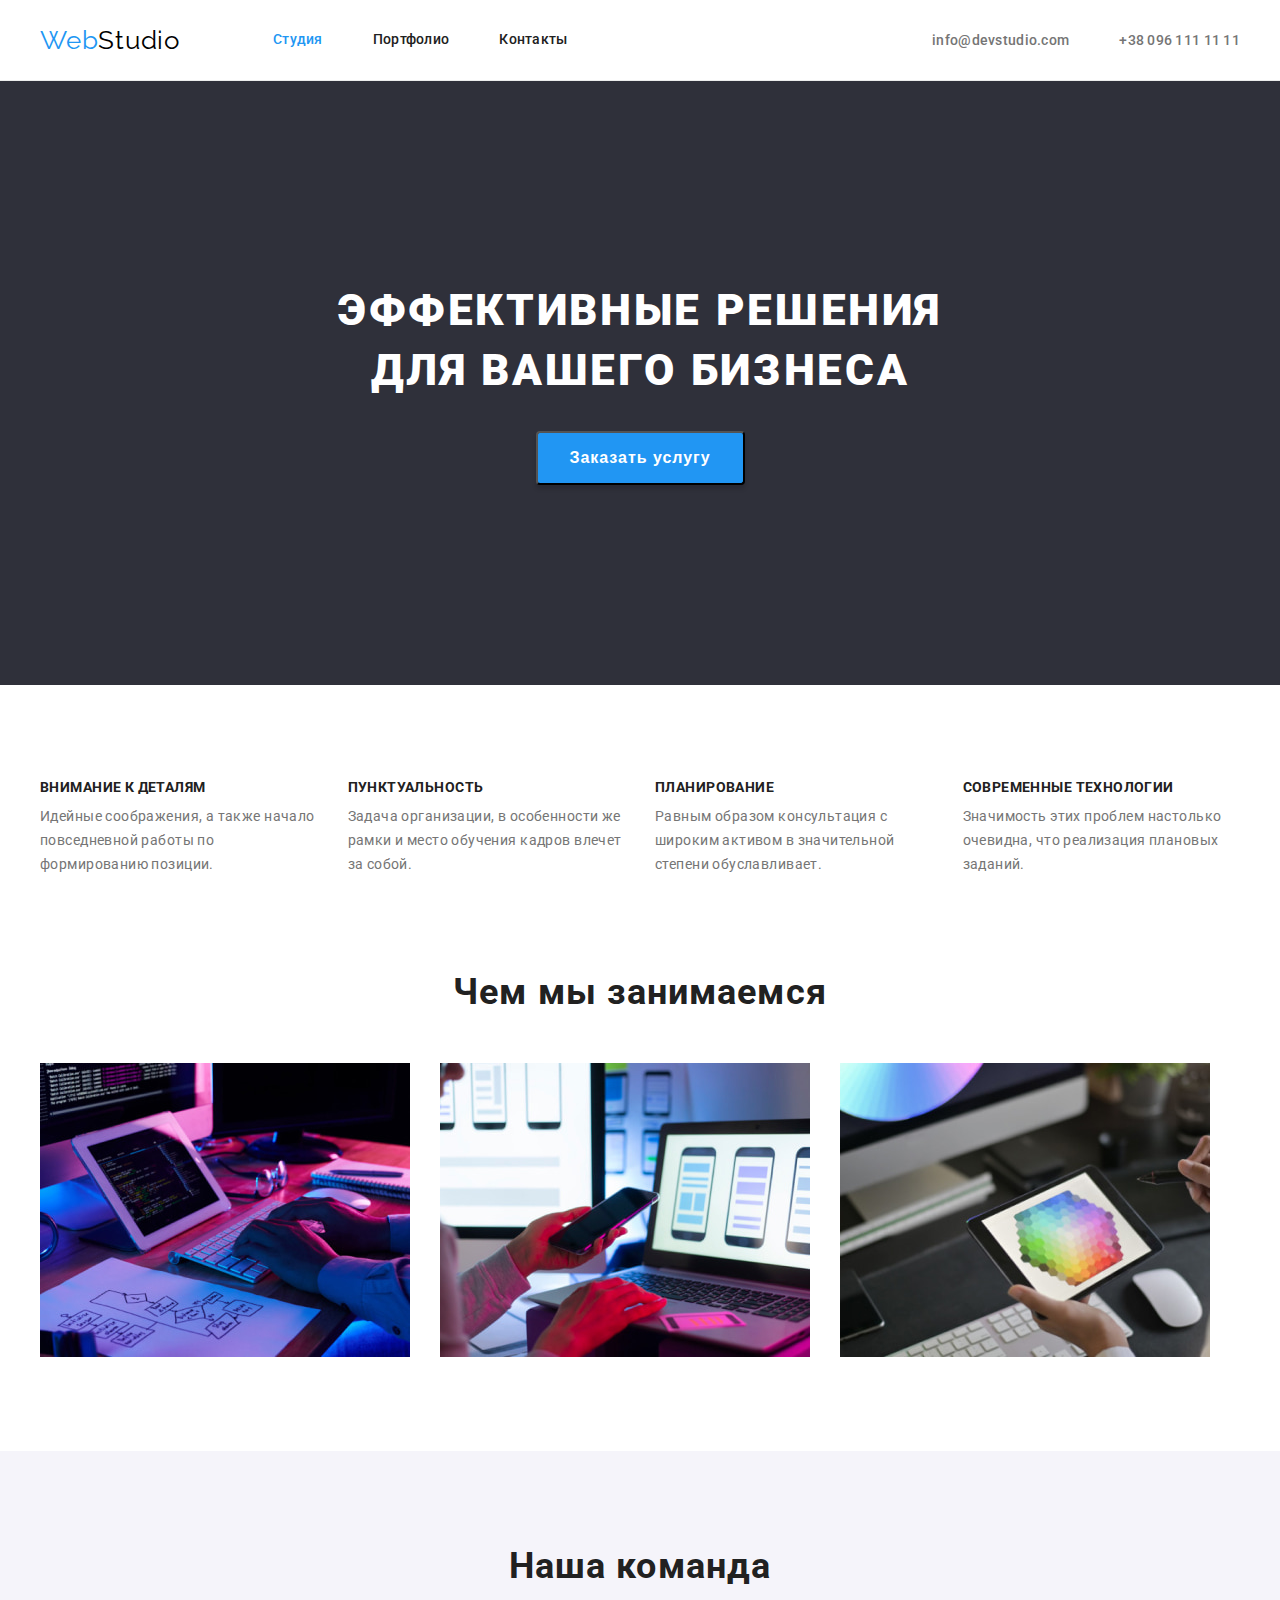
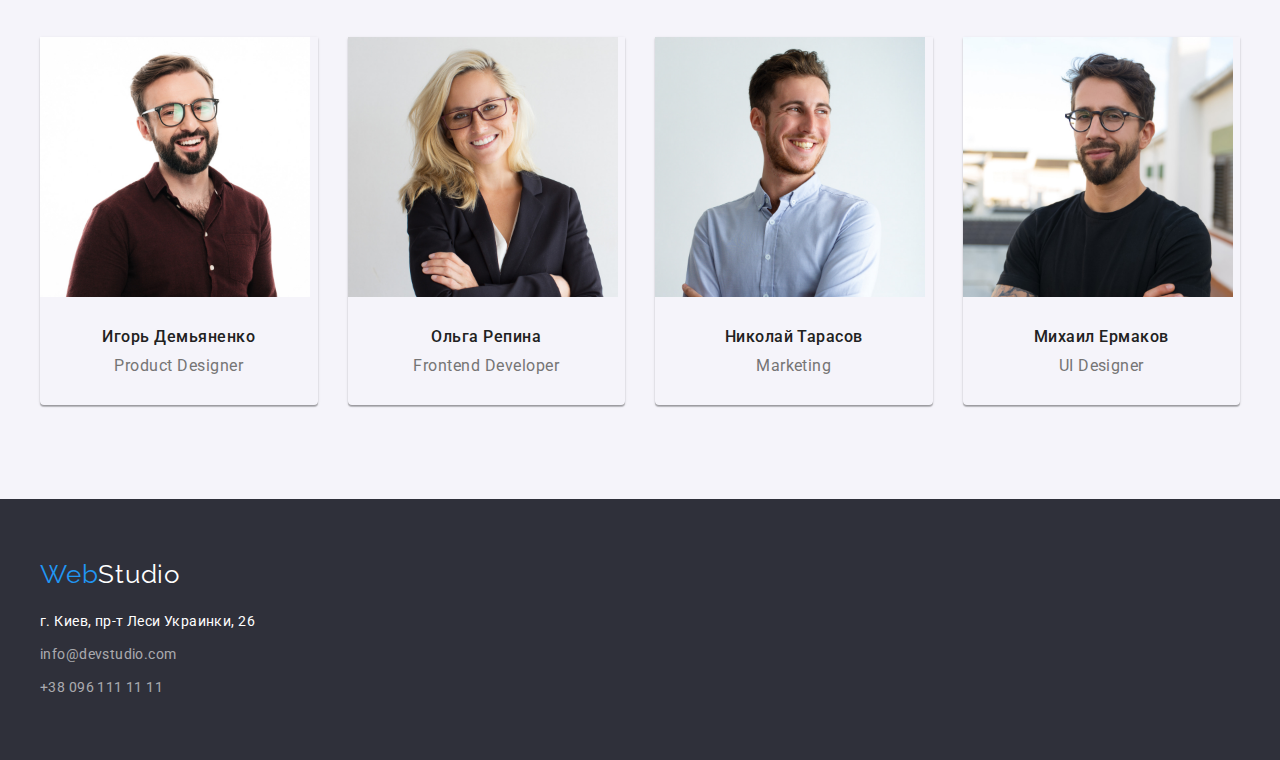
<file: index.html>
<!DOCTYPE html>
<html lang="ru">
  <head>
    <meta charset="UTF-8" />
    <meta http-equiv="X-UA-Compatible" content="IE=edge" />
    <meta name="viewport" content="width=device-width, initial-scale=1.0" />
    <title>WebStudio</title>
    <link rel="preconnect" href="https://fonts.googleapis.com" />
    <link rel="preconnect" href="https://fonts.gstatic.com" crossorigin />
    <link
      href="https://fonts.googleapis.com/css2?family=Raleway:wght@700&family=Roboto:wght@400;500;700;900&display=swap"
      rel="stylesheet"
    />
    <link
      rel="stylesheet"
      href="https://cdnjs.cloudflare.com/ajax/libs/modern-normalize/1.1.0/modern-normalize.min.css"
      integrity="sha512-wpPYUAdjBVSE4KJnH1VR1HeZfpl1ub8YT/NKx4PuQ5NmX2tKuGu6U/JRp5y+Y8XG2tV+wKQpNHVUX03MfMFn9Q=="
      crossorigin="anonymous"
      referrerpolicy="no-referrer"
    />
    <link rel="stylesheet" href="./css/styles.css" />
  </head>
  <body class="body">
    <header class="header">
      <div class="conteiner header-conteiner">
        <a href="" class="header-logo"
          ><span class="first-logo">Web</span>Studio</a
        >
        <nav class="header-nav">
          <ul class="site-list">
            <li class="header-item">
              <a class="nav-item--active" href="">Студия</a>
            </li>
            <li class="header-item">
              <a class="nav-item" href="./portfolio.html">Портфолио</a>
            </li>
            <li class="header-item">
              <a class="nav-item" href="">Контакты</a>
            </li>
          </ul>
        </nav>
        <ul class="contacts">
          <li class="item">
            <a class="link-mail" href="mailto:info@devstudio.com"
              >info@devstudio.com
            </a>
          </li>
          <li class="item">
            <a class="link-tel" href="tel:+380961111111">+38 096 111 11 11</a>
          </li>
        </ul>
      </div>
    </header>
    <main>
      <!-- Hero -->
      <section class="section-hero">
        <div class="conteiner conteiner-hero">
          <h1 class="hero-title">Эффективные решения для вашего бизнеса</h1>
          <button class="hero-btn" type="button">Заказать услугу</button>
        </div>
      </section>
      <!-- Features -->
      <section class="features">
        <div class="conteiner">
          <ul class="features-list">
            <li class="features-item">
              <h3 class="features-titie">Внимание к деталям</h3>
              <p class="features-txt">
                Идейные соображения, а также начало повседневной работы по
                формированию позиции.
              </p>
            </li>
            <li class="features-item">
              <h3 class="features-titie">Пунктуальность</h3>
              <p class="features-txt">
                Задача организации, в особенности же рамки и место обучения
                кадров влечет за собой.
              </p>
            </li>
            <li class="features-item">
              <h3 class="features-titie">Планирование</h3>
              <p class="features-txt">
                Равным образом консультация с широким активом в значительной
                степени обуславливает.
              </p>
            </li>
            <li class="features-item">
              <h3 class="features-titie">Современные технологии</h3>
              <p class="features-txt">
                Значимость этих проблем настолько очевидна, что реализация
                плановых заданий.
              </p>
            </li>
          </ul>
        </div>
      </section>
      <!-- Specialization -->
      <section class="specialization">
        <div class="conteiner">
          <h2 class="specialization-title">Чем мы занимаемся</h2>
          <ul class="specialization-list">
            <li class="specialization-item">
              <img
                src="./images/box-1sq.jpg"
                alt="работа за компьютером"
                width="370"
                height="294"
              />
            </li>
            <li class="specialization-item">
              <img
                src="./images/box-2sq.jpg"
                alt="работа с телефоном"
                width="370"
                height="294"
              />
            </li>
            <li class="specialization-item">
              <img
                src="./images/box-3sq.jpg"
                alt="работа с планшетом"
                width="370"
                height="294"
              />
            </li>
          </ul>
        </div>
      </section>
      <!-- Section-4 -->
      <section class="team">
        <div class="conteiner">
          <h2 class="team-title">Наша команда</h2>
          <ul class="team-list">
            <li class="team-item">
              <img
                src="./images/team/img-1sq.jpg"
                alt="Игорь Демьяненко"
                width="270"
                height="260"
              />
              <div class="card-name">
                <h3 class="team-caption">Игорь Демьяненко</h3>
                <p class="team-txt" lang="en">Product Designer</p>
              </div>
            </li>
            <li class="team-item">
              <img
                src="./images/team/img-2sq.jpg"
                alt="Ольга Репина"
                width="270"
                height="260"
              />
              <div class="card-name">
                <h3 class="team-caption">Ольга Репина</h3>
                <p class="team-txt" lang="en">Frontend Developer</p>
              </div>
            </li>
            <li class="team-item">
              <img
                src="./images/team/img-3sq.jpg"
                alt="Николай Тарасов"
                width="270"
                height="260"
              />
              <div class="card-name">
                <h3 class="team-caption">Николай Тарасов</h3>
                <p class="team-txt" lang="en">Marketing</p>
              </div>
            </li>
            <li class="team-item">
              <img
                src="./images/team/img-4sq.jpg"
                alt="Михаил Ермаков"
                width="270"
                height="260"
              />
              <div class="card-name">
                <h3 class="team-caption">Михаил Ермаков</h3>
                <p class="team-txt" lang="en">UI Designer</p>
              </div>
            </li>
          </ul>
        </div>
      </section>
    </main>
    <footer class="footer">
      <div class="conteiner footer-conteiner">
        <a href="" class="footer-logo"
          ><span class="first-logo">Web</span>Studio</a
        >
        <address class="adds">
          <ul class="adds-list">
            <li class="adds-item">
              <a
                class="adds-link"
                href="https://goo.gl/maps/kPwxMx7PWrMd9NRP6"
                target="_blank"
                rel="noopener noreferrer"
                >г. Киев, пр-т Леси Украинки, 26
              </a>
            </li>
            <li class="adds-item">
              <a class="adds-contact" href="mailto:info@devstudio.com"
                >info@devstudio.com</a
              >
            </li>
            <li class="adds-item">
              <a class="adds-contact" href="tel:+380961111111"
                >+38 096 111 11 11</a
              >
            </li>
          </ul>
        </address>
      </div>
    </footer>
  </body>
</html>
</file>
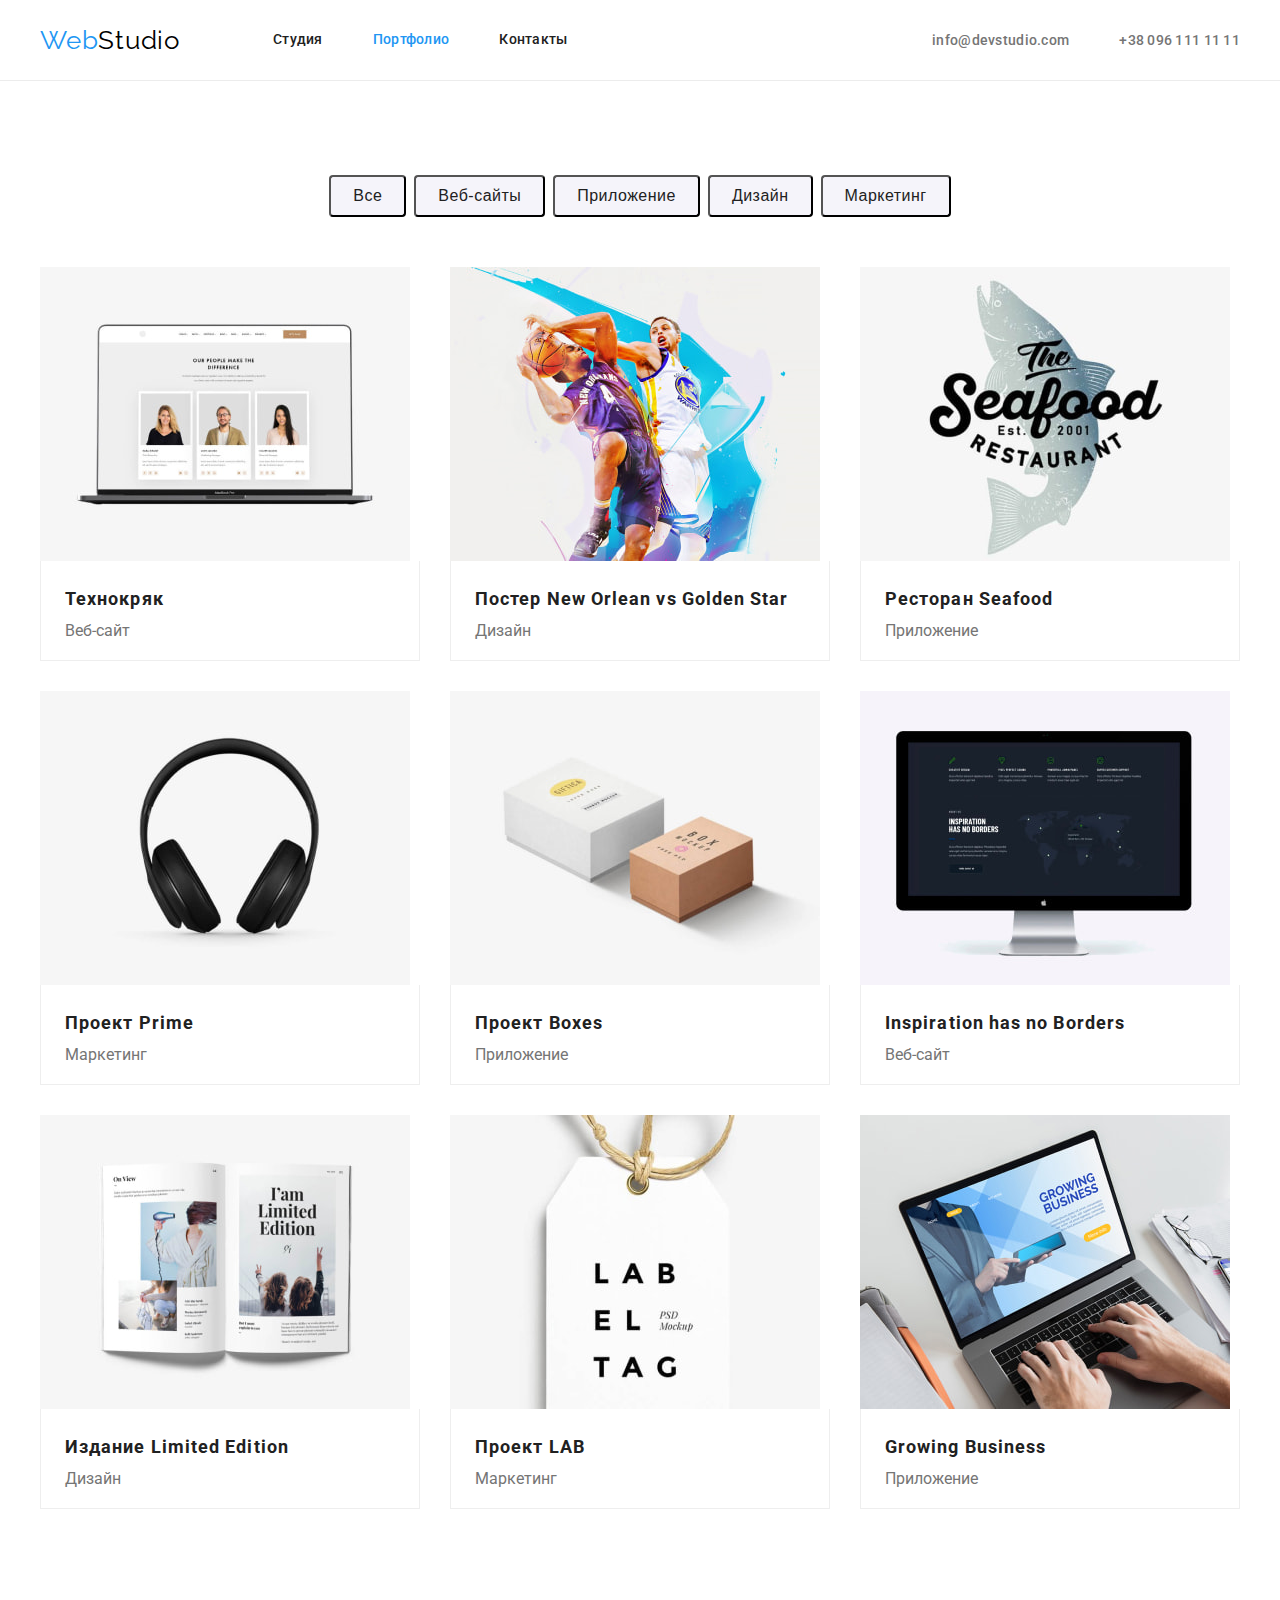
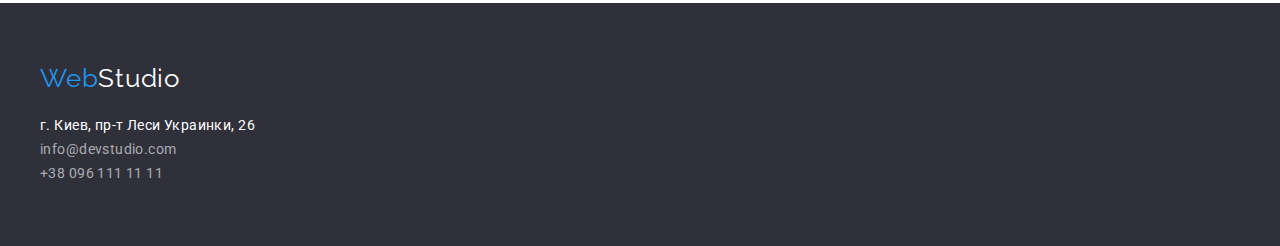
<file: portfolio.html>
<!DOCTYPE html>
<html lang="ru">
  <head>
    <meta charset="UTF-8" />
    <meta http-equiv="X-UA-Compatible" content="IE=edge" />
    <meta name="viewport" content="width=device-width, initial-scale=1.0" />
    <title>Портфолио</title>
    <link rel="preconnect" href="https://fonts.googleapis.com" />
    <link rel="preconnect" href="https://fonts.gstatic.com" crossorigin />
    <link
      href="https://fonts.googleapis.com/css2?family=Raleway:wght@700&family=Roboto:wght@400;500;700;900&display=swap"
      rel="stylesheet"
    />
    <link
      rel="stylesheet"
      href="https://cdnjs.cloudflare.com/ajax/libs/modern-normalize/1.1.0/modern-normalize.min.css"
      integrity="sha512-wpPYUAdjBVSE4KJnH1VR1HeZfpl1ub8YT/NKx4PuQ5NmX2tKuGu6U/JRp5y+Y8XG2tV+wKQpNHVUX03MfMFn9Q=="
      crossorigin="anonymous"
      referrerpolicy="no-referrer"
    />
    <link rel="stylesheet" href="./css/styles.css" />
    <link rel="stylesheet" href="./index.html" />
  </head>
  <body class="body">
    <!-- Шапка -->
    <header class="header">
      <div class="conteiner header-conteiner">
        <a href="" class="header-logo"
          ><span class="first-logo">Web</span>Studio</a
        >
        <nav class="header-nav">
          <ul class="site-list">
            <li class="item">
              <a class="nav-item" href="./index.html">Студия</a>
            </li>
            <li class="item">
              <a class="nav-item--active" href="./portfolio.html">Портфолио</a>
            </li>
            <li class="item"><a class="nav-item" href="">Контакты</a></li>
          </ul>
        </nav>
        <ul class="contacts">
          <li class="item">
            <a class="link-mail" href="mailto:info@devstudio.com"
              >info@devstudio.com</a
            >
          </li>
          <li class="item">
            <a class="link-tel" href="tel:+380961111111">+38 096 111 11 11</a>
          </li>
        </ul>
      </div>
    </header>
    <!-- Main  -->
    <main>
      <section class="portfolio-section">
        <div class="conteiner">
          <ul class="filters-list">
            <li class="filters-item">
              <button class="filters-btn" type="button">Все</button>
            </li>
            <li class="filters-item">
              <button class="filters-btn" type="button">Веб-сайты</button>
            </li>
            <li class="filters-item">
              <button class="filters-btn" type="button">Приложение</button>
            </li>
            <li class="filters-item">
              <button class="filters-btn" type="button">Дизайн</button>
            </li>
            <li class="filters-item">
              <button class="filters-btn" type="button">Маркетинг</button>
            </li>
          </ul>
          <ul class="portfolio-list">
            <li class="portfolio-item">
              <a href="" class="link">
                <img
                  src="./images/projects/img1sq.jpeg"
                  alt="Ноутбук с изображением"
                  width="370"
                  height="294"
                />
                <div class="work-name">
                  <h3 class="portfolio-title">Технокряк</h3>
                  <p class="portfolio-txt">Веб-сайт</p>
                </div>
              </a>
            </li>
            <li class="portfolio-item">
              <a href="" class="link">
                <img
                  src="./images/projects/img2sq.jpeg"
                  alt="Два баскетболиста"
                  width="370"
                  height="294"
                />
                <div class="work-name">
                  <h3 class="portfolio-title">
                    Постер New Orlean vs Golden Star
                  </h3>
                  <p class="portfolio-txt">Дизайн</p>
                </div>
              </a>
            </li>
            <li class="portfolio-item">
              <a href="" class="link">
                <img
                  src="./images/projects/img3sq.jpeg"
                  alt="логотип ресторана The Seafood"
                  width="370"
                  height="294"
                />
                <div class="work-name">
                  <h3 class="portfolio-title">Ресторан Seafood</h3>
                  <p class="portfolio-txt">Приложение</p>
                </div>
              </a>
            </li>
            <li class="portfolio-item">
              <a href="" class="link">
                <img
                  src="./images/projects/img4sq.jpeg"
                  alt="Наушники"
                  width="370"
                  height="294"
                />
                <div class="work-name">
                  <h3 class="portfolio-title">Проект Prime</h3>
                  <p class="portfolio-txt">Маркетинг</p>
                </div>
              </a>
            </li>
            <li class="portfolio-item">
              <a href="" class="link">
                <img
                  src="./images/projects/img5sq.jpeg"
                  alt="Две картонные коробки"
                  width="370"
                  height="294"
                />
                <div class="work-name">
                  <h3 class="portfolio-title">Проект Boxes</h3>
                  <p class="portfolio-txt">Приложение</p>
                </div>
              </a>
            </li>
            <li class="portfolio-item">
              <a href="" class="link">
                <img
                  src="./images/projects/img6sq.jpeg"
                  alt="Экран монитора"
                  width="370"
                  height="294"
                />
                <div class="work-name">
                  <h3 class="portfolio-title">Inspiration has no Borders</h3>
                  <p class="portfolio-txt">Веб-сайт</p>
                </div>
              </a>
            </li>
            <li class="portfolio-item">
              <a href="" class="link">
                <img
                  src="./images/projects/img7sq.jpeg"
                  alt="Раскрытая книга"
                  width="370"
                  height="294"
                />
                <div class="work-name">
                  <h3 class="portfolio-title">Издание Limited Edition</h3>
                  <p class="portfolio-txt">Дизайн</p>
                </div>
              </a>
            </li>
            <li class="portfolio-item">
              <a href="" class="link">
                <img
                  src="./images/projects/img8sq.jpeg"
                  alt="Бирка з надписью"
                  width="370"
                  height="294"
                />
                <div class="work-name">
                  <h3 class="portfolio-title">Проект LAB</h3>
                  <p class="portfolio-txt">Маркетинг</p>
                </div>
              </a>
            </li>
            <li class="portfolio-item">
              <a href="" class="link">
                <img
                  src="./images/projects/img9sq.jpeg"
                  alt="Работа за ноутбуком"
                  width="370"
                  height="294"
                />
                <div class="work-name">
                  <h3 class="portfolio-title">Growing Business</h3>
                  <p class="portfolio-txt">Приложение</p>
                </div>
              </a>
            </li>
          </ul>
        </div>
      </section>
    </main>
    <!-- Подвал -->
    <footer class="footer">
      <div class="conteiner">
        <a href="" class="footer-logo"
          ><span class="first-logo">Web</span>Studio</a
        >
        <address class="adds">
          <ul class="adds-list">
            <li>
              <a
                class="adds-link"
                href="https://goo.gl/maps/kPwxMx7PWrMd9NRP6"
                target="_blank"
                rel="noopener noreferrer"
                >г. Киев, пр-т Леси Украинки, 26
              </a>
            </li>
            <li>
              <a class="adds-contact" href="mailto:info@devstudio.com"
                >info@devstudio.com</a
              >
            </li>
            <li>
              <a class="adds-contact" href="tel:+380961111111"
                >+38 096 111 11 11</a
              >
            </li>
          </ul>
        </address>
      </div>
    </footer>
  </body>
</html>
</file>
<file: css/styles.css>
:root {
  --title-text-color: #212121;
  --text-color: #757575;
  --akcent-color: #2196f3;
  --bgc-secondary: #2f303a;
  --logo-header-color: #000000;
  --logo-footer-color: #ffffff;
  --filter-button: #f5f4fa;
  --card-border: #eeeeee;
}

.body {
  font-family: Roboto, sans-serif;
  color: var(--title-text-color);
  margin: auto;
}

.site-list,
.contacts,
.features-list,
.specialization-list,
.team-list,
.adds-list,
.filters-list,
.portfolio-list {
  list-style-type: none;
}

h1,
h2,
h3,
h4,
h5,
h6,
p {
  padding: 0;
  margin: 0;
}

.contacts,
.features-list,
.specialization-list,
.team-list,
.adds-list,
.filters-list,
.portfolio-list {
  padding: 0;
  margin: 0;
}

img {
  display: block;
  margin: 0;
}

.conteiner {
  width: 1200px;
  padding-left: 15px;
  padding-right: 15px;
  margin: 0 auto;
}

/* Header section */

.header {
  border-bottom: 1px solid #ececec;
}

.header-conteiner {
  display: flex;
  align-items: center;
}

.header-logo {
  margin-right: 93px;
}

.header-logo,
.footer-logo {
  color: var(--logo-header-color);

  font-family: "Raleway";
  font-size: 26px;
  line-height: 1.19;
  letter-spacing: 0.03em;
  text-decoration: none;
}

.first-logo {
  color: var(--akcent-color);
  font-family: "Raleway";
  font-size: 26px;
  line-height: 1.19;
  letter-spacing: 0.03em;
}

.header-nav {
  display: flex;
  margin-right: 0;
}
.site-list {
  display: flex;
  gap: 50px;
  padding-left: 0;
  padding-top: 0;
  padding-bottom: 0;
  margin: 0 auto;
}

.nav-item {
  display: block;
  padding-top: 32px;
  padding-bottom: 32px;

  color: var(--title-text-color);

  font-weight: 500;
  font-size: 14px;
  line-height: 1.14;
  letter-spacing: 0.02em;
  text-decoration: none;
}

.nav-item:hover,
.nav-item:focus {
  color: var(--akcent-color);
}
.nav-item--active {
  display: block;
  padding-top: 32px;
  padding-bottom: 32px;

  color: var(--akcent-color);

  font-weight: 500;
  font-size: 14px;
  line-height: 1.14;
  letter-spacing: 0.02em;
  text-decoration: none;
}

.contacts {
  display: flex;
  margin-left: auto;
  gap: 50px;
}

.link-mail,
.link-tel {
  padding-top: 32px;
  padding-bottom: 32px;

  color: var(--text-color);

  font-weight: 500;
  font-size: 14px;
  line-height: 1.14;
  letter-spacing: 0.02em;
  text-decoration: none;
}
.link-mail:hover,
.link-tel:hover,
.link-mail:focus,
.link-tel:focus {
  color: var(--akcent-color);
}

/* Hero section */

.section-hero {
  padding: 200px 0;

  background-color: var(--bgc-secondary);
}

.conteiner-hero {
  width: 1200px;
  padding-left: 15px;
  padding-right: 15px;
  margin: 0 auto;
}
.hero-title {
  width: 696px;
  margin: auto;
  margin-bottom: 30px;

  color: var(--logo-footer-color);

  font-weight: 900;
  font-size: 44px;
  line-height: 1.36;
  text-align: center;
  letter-spacing: 0.06em;
  text-transform: uppercase;
}

.hero-btn {
  display: flex;
  flex-direction: row;
  align-items: flex-start;
  padding: 10px 32px;
  margin: auto;
  gap: 10px;

  box-shadow: 0px 4px 4px rgba(0, 0, 0, 0.15);
  border-radius: 4px;

  color: var(--logo-footer-color);
  background-color: var(--akcent-color);
  font-weight: 700;
  font-size: 16px;
  line-height: 1.88;
  letter-spacing: 0.06em;
}

.hero-btn:hover,
.hero-btn:focus {
  background-color: #188ce8;
}
.hero-btn,
.filters-btn {
  cursor: pointer;
}

/* Features section */

.features {
  padding-top: 94px;
  padding-bottom: 94px;
}

.features-list {
  display: flex;
  flex-direction: row;
  gap: 30px;
}

.features-item {
  flex-basis: calc((100% - 90px) / 4);
}

.features-titie {
  margin-bottom: 10px;

  font-weight: 700;
  font-size: 14px;
  line-height: 1.17;
  letter-spacing: 0.03em;
  text-transform: uppercase;
}

.features-txt {
  color: var(--text-color);

  font-weight: 400;
  font-size: 14px;
  line-height: 1.71;
  letter-spacing: 0.03em;
}

/* Specialization section */

.specialization {
  padding-top: 0;
  padding-bottom: 94px;
}

.specialization-title,
.team-title {
  font-weight: 700;
  font-size: 36px;
  line-height: 1.17;
  text-align: center;
  letter-spacing: 0.03em;
}

.specialization-title {
  margin-bottom: 50px;
}
.specialization-list {
  display: flex;
}
.specialization-item {
  width: 370px;
  margin-right: 30px;
}
.specialization-item:nth-child(3n) {
  margin-right: 0;
}

/* Team section */

.team {
  padding-top: 94px;
  padding-bottom: 94px;

  background-color: #f5f4fa;
}
.team-title {
  margin-bottom: 50px;
}

.team-list {
  display: flex;
  flex-wrap: wrap;
  gap: 30px;
}
.team-item {
  flex-basis: calc((100% - 90px) / 4);

  box-shadow: 0px 1px 3px rgba(0, 0, 0, 0.12), 0px 1px 1px rgba(0, 0, 0, 0.14),
    0px 2px 1px rgba(0, 0, 0, 0.2);
  border-radius: 0px 0px 4px 4px;
}

.card-name {
  padding: 30px 10px;
}
.team-caption {
  display: block;
  margin-bottom: 10px;

  font-weight: 500;
  font-size: 16px;
  line-height: 1.19;
  letter-spacing: 0.03em;
  text-align: center;
}
.team-txt {
  color: var(--text-color);

  font-size: 16px;
  line-height: 1.19;
  letter-spacing: 0.03em;
  text-align: center;
}

/* Footer */

.footer {
  padding-top: 60px;
  padding-bottom: 60px;
  background-color: var(--bgc-secondary);
}

.footer-logo {
  display: block;
  margin-bottom: 20px;
  color: var(--logo-footer-color);
}
.adds-item:not(:last-child) {
  display: block;
  margin-bottom: 9px;
}

.adds-link {
  color: var(--logo-footer-color);

  font-weight: 400;
  font-size: 14px;
  font-style: normal;
  line-height: 1.71;
  letter-spacing: 0.03em;
  text-decoration: none;
}
.adds-link:hover,
.adds-link:focus {
  color: var(--akcent-color);
}
.adds-contact {
  color: rgba(255, 255, 255, 0.6);

  font-weight: 400;
  font-size: 14px;
  font-style: normal;
  line-height: 1.71;
  letter-spacing: 0.03em;
  text-decoration: none;
}
.adds-contact:hover,
.adds-contact:focus {
  color: var(--akcent-color);
}

/* Portfolio */

.portfolio-section {
  padding-top: 94px;
  padding-bottom: 94px;
}

.filters-list {
  display: flex;
  justify-content: center;
  gap: 8px;
  margin-bottom: 50px;
}

.filters-btn {
  padding: 6px 22px;
  background-color: var(--filter-button);
  color: var(--title-text-color);
  text-decoration: none;

  font-weight: 500;
  font-size: 16px;
  line-height: 1.62;
  letter-spacing: 0.03em;
  border-radius: 4px;
}
.filters-btn:hover,
.filters-btn:focus {
  background-color: var(--akcent-color);
  color: var(--logo-footer-color);
}
.portfolio-list {
  display: flex;
  flex-wrap: wrap;
  gap: 30px;
}

.portfolio-item {
  flex-basis: calc((100% - 60px) / 3);
}
.work-name {
  padding: 20px 24px;
  border: 1px solid #eeeeee;
  border-top: none;
}

.link {
  text-decoration: none;
  color: var(--text-color);
}

.portfolio-title {
  margin-bottom: 4px;

  color: var(--title-text-color);
  font-weight: 700;
  font-size: 18px;
  line-height: 2;
  letter-spacing: 0.06em;
}

.portfolio-text {
  color: var(--text-color);

  font-weight: 400;
  font-size: 16px;
  line-height: 1.88;
  letter-spacing: 0.03em;
}
</file>
